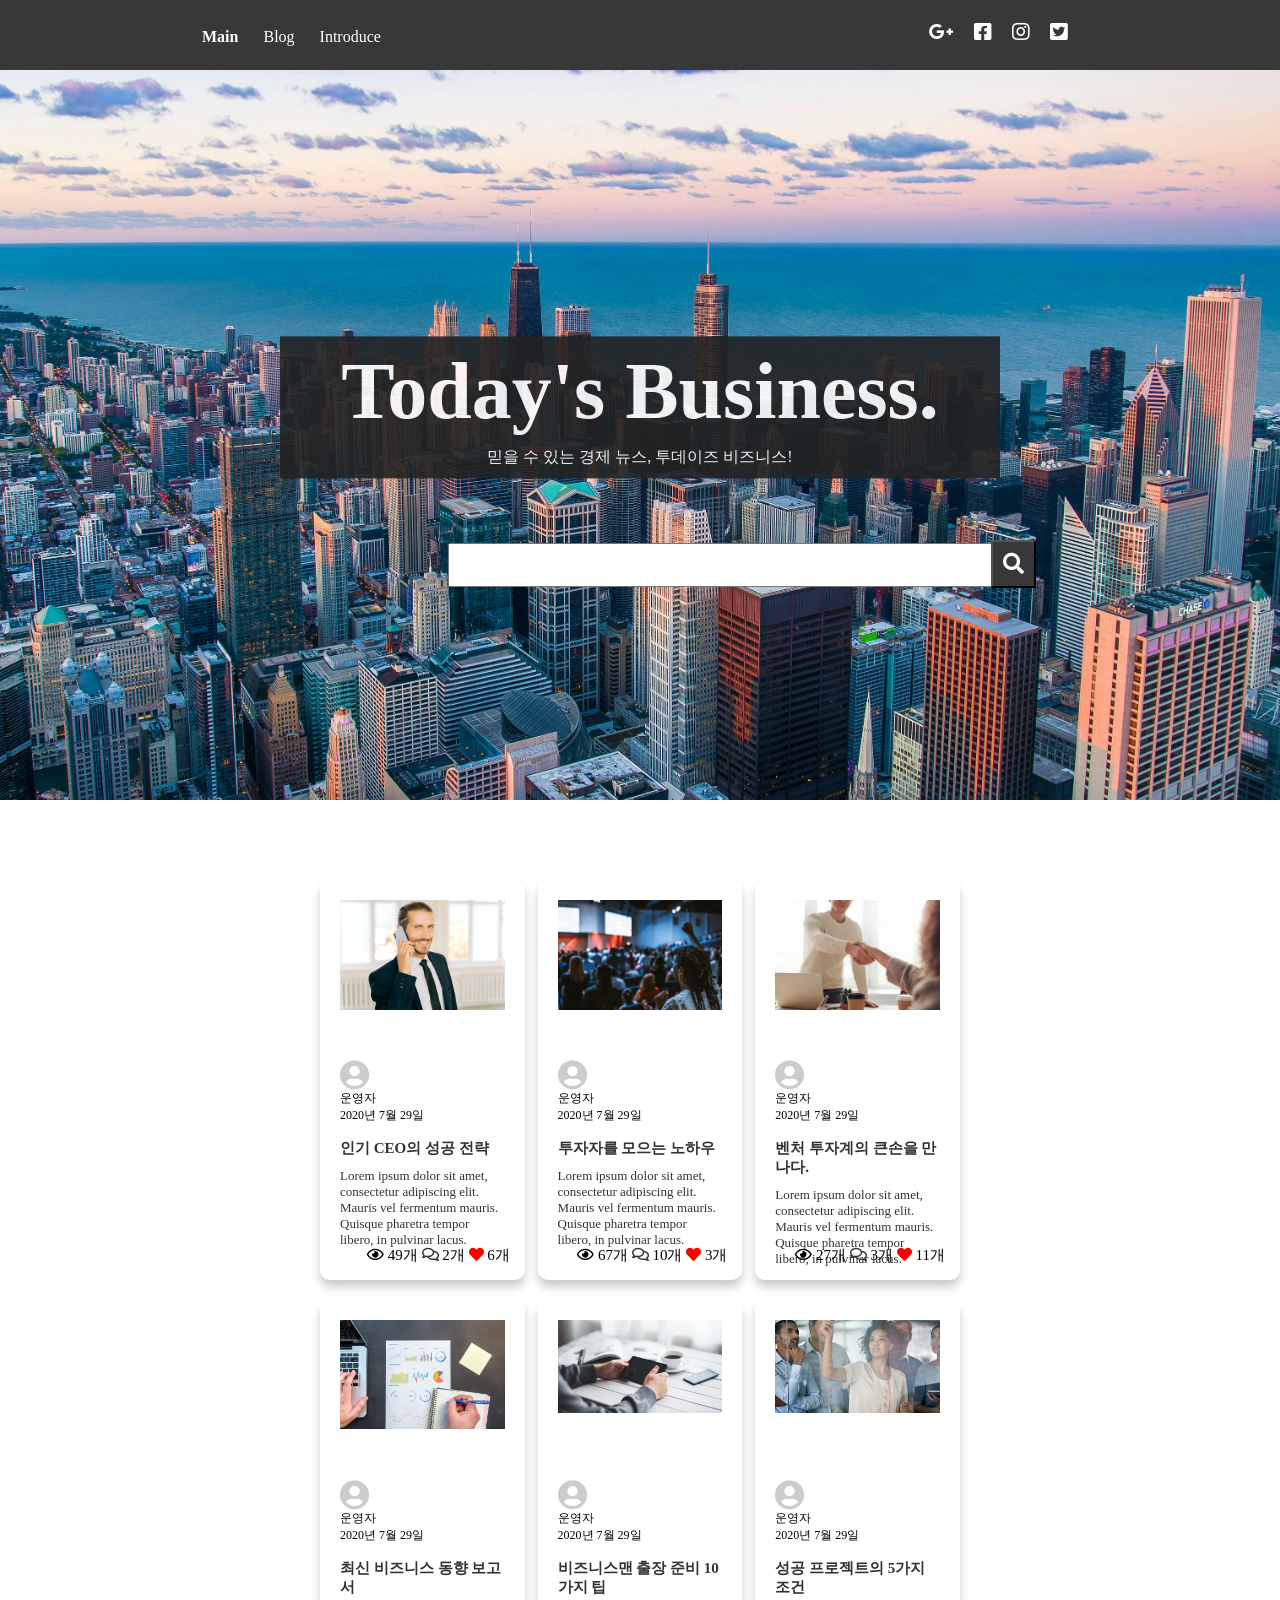
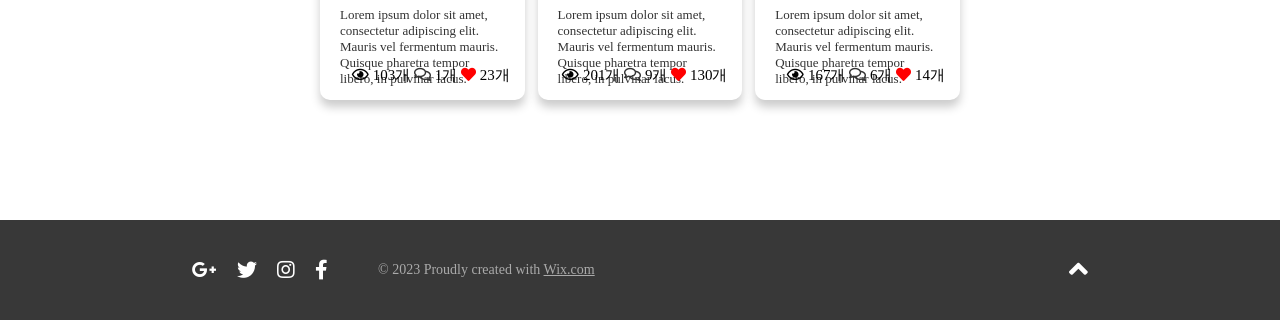
<file: 1차 프로젝트/3조/index.html>
<!DOCTYPE html>
<html lang="en">

<head>
    <meta charset="UTF-8">
    <meta http-equiv="X-UA-Compatible" content="IE=edge">
    <meta name="viewport" content="width=device-width, initial-scale=1.0">
    <title>Document</title>

    <!-- fontawesome css: https://fontawesome.com -->
    <link rel="stylesheet" href="https://cdnjs.cloudflare.com/ajax/libs/font-awesome/5.8.2/css/all.min.css">
    <!-- css -->
    <link rel="stylesheet" href="css/main.css">

</head>

<body>
    <div class="wrap">
        <section class="header">
            <header>
                <div class="gtn">
                    <a href="#">Main</a>
                    <a href="index2.html">Blog</a>
                    <a href="index3.html">Introduce</a>
                </div>
                <div class="tbn">
                    <a href="#"><i class="fab fa-google-plus-g"></i></a>
                    <a href="#"><i class="fab fa-facebook-square"></i></a>
                    <a href="#"><i class="fab fa-instagram"></i></a>
                    <a href="#"><i class="fab fa-twitter-square"></i></a>
                </div>

            </header>
        </section>
        <section class="main">
            <div class="title">
                <a href="#">
                    <h1>Today's Business.</h1>
                </a>
                <p>믿을 수 있는 경제 뉴스, 투데이즈 비즈니스!</p>
            </div>
            <form action="#">
                <input type="text">
                <button type="submit"><i class="fas fa-search"></i></button>
            </form>
        </section>

        <section class="article clearfix">
            <div class="one">
                <div class="img-box">
                    <a href="#"><img src="img/sub1.jpg" alt=""></a>
                </div>
                <div class="user">
                    <i class="fas fa-user-circle"></i>
                    <div class="admin clearfix">
                        <p>운영자</p>
                        <p>2020년 7월 29일</p>
                    </div>
                </div>
                <div class="contents">
                    <a href="#">
                        <p>인기 CEO의 성공 전략</p>
                        <p>Lorem ipsum dolor sit amet, consectetur adipiscing elit. Mauris vel fermentum mauris. Quisque pharetra tempor libero, in pulvinar lacus.</p>
                    </a>
                </div>
                <div class="sub">
                    <i class="far fa-eye"></i>
                    <span>49개</span>
                    <a href="#"><i class="far fa-comments"></i></a>
                    <span>2개</span>                    
                    <a href="#"><i class="fas fa-heart"></i></a>
                    <span>6개</span>
                </div>
            </div>
            <div class="one">
                <div class="img-box">
                    <a href="#"><img src="img/sub2.jpg" alt=""></a>
                </div>
                <div class="user">
                    <i class="fas fa-user-circle"></i>
                    <div class="admin clearfix">
                        <p>운영자</p>
                        <p>2020년 7월 29일</p>
                    </div>
                </div>
                <div class="contents">
                    <a href="#">
                        <p>투자자를 모으는 노하우</p>
                        <p>Lorem ipsum dolor sit amet, consectetur adipiscing elit. Mauris vel fermentum mauris. Quisque pharetra tempor libero, in pulvinar lacus.</p>
                    </a>
                </div>
                <div class="sub">
                    <i class="far fa-eye"></i>
                    <span>67개</span>
                    <a href="#"><i class="far fa-comments"></i></a>
                    <span>10개</span>                    
                    <a href="#"><i class="fas fa-heart"></i></a>
                    <span>3개</span>
                </div>
            </div>
            <div class="one">
                <div class="img-box">
                    <a href="#"><img src="img/sub3.jpg" alt=""></a>
                </div>
                <div class="user">
                    <i class="fas fa-user-circle"></i>
                    <div class="admin clearfix">
                        <p>운영자</p>
                        <p>2020년 7월 29일</p>
                    </div>
                </div>
                <div class="contents">
                    <a href="#">
                        <p>벤처 투자계의 큰손을 만나다.</p>
                        <p>Lorem ipsum dolor sit amet, consectetur adipiscing elit. Mauris vel fermentum mauris. Quisque pharetra tempor libero, in pulvinar lacus.</p>
                    </a>
                </div>
                <div class="sub">
                    <i class="far fa-eye"></i>
                    <span>27개</span>
                    <a href="#"><i class="far fa-comments"></i></a>
                    <span>3개</span>                    
                    <a href="#"><i class="fas fa-heart"></i></a>
                    <span>11개</span>
                </div>
            </div>
            <div class="one">
                <div class="img-box">
                    <a href="#"><img src="img/sub4.jpg" alt=""></a>
                </div>
                <div class="user">
                    <i class="fas fa-user-circle"></i>
                    <div class="admin clearfix">
                        <p>운영자</p>
                        <p>2020년 7월 29일</p>
                    </div>
                </div>
                <div class="contents">
                    <a href="#">
                        <p>최신 비즈니스 동향 보고서</p>
                        <p>Lorem ipsum dolor sit amet, consectetur adipiscing elit. Mauris vel fermentum mauris. Quisque pharetra tempor libero, in pulvinar lacus.</p>
                    </a>
                </div>
                <div class="sub">
                    <i class="far fa-eye"></i>
                    <span>103개</span>
                    <a href="#"><i class="far fa-comments"></i></a>
                    <span>1개</span>                    
                    <a href="#"><i class="fas fa-heart"></i></a>
                    <span>23개</span>
                </div>
            </div>
            <div class="one">
                <div class="img-box">
                    <a href="#"><img src="img/sub5.jpg" alt=""></a>
                </div>
                <div class="user">
                    <i class="fas fa-user-circle"></i>
                    <div class="admin clearfix">
                        <p>운영자</p>
                        <p>2020년 7월 29일</p>
                    </div>
                </div>
                <div class="contents">
                    <a href="#">
                        <p>비즈니스맨 출장 준비 10가지 팁</p>
                        <p>Lorem ipsum dolor sit amet, consectetur adipiscing elit. Mauris vel fermentum mauris. Quisque pharetra tempor libero, in pulvinar lacus.</p>
                    </a>
                </div>
                <div class="sub">
                    <i class="far fa-eye"></i>
                    <span>201개</span>
                    <a href="#"><i class="far fa-comments"></i></a>
                    <span>9개</span>                    
                    <a href="#"><i class="fas fa-heart"></i></a>
                    <span>130개</span>
                </div>
            </div>
            <div class="one">
                <div class="img-box">
                    <a href="#"><img src="img/sub6.jpg" alt=""></a>
                </div>
                <div class="user">
                    <i class="fas fa-user-circle"></i>
                    <div class="admin clearfix">
                        <p>운영자</p>
                        <p>2020년 7월 29일</p>
                    </div>
                </div>
                <div class="contents">
                    <a href="#">
                        <p>성공 프로젝트의 5가지 조건</p>
                        <p>Lorem ipsum dolor sit amet, consectetur adipiscing elit. Mauris vel fermentum mauris. Quisque pharetra tempor libero, in pulvinar lacus.</p>
                    </a>
                </div>
                <div class="sub">
                    <i class="far fa-eye"></i>
                    <span>167개</span>
                    <a href="#"><i class="far fa-comments"></i></a>
                    <span>6개</span>                    
                    <a href="#"><i class="fas fa-heart"></i></a>
                    <span>14개</span>
                </div>
            </div>
        </section>
        <footer>
            <div class="inner-footer clearfix">
                <ul class="icon">
                    <li><a href="#"><i class="fab fa-google-plus-g"></i></a></li>
                    <li><a href="#"><i class="fab fa-twitter"></i></a></li>
                    <li><a href="#"><i class="fab fa-instagram"></i></a></li>
                    <li><a href="#"><i class="fab fa-facebook-f"></i></a></li>
                </ul>
                <p>© 2023 Proudly created with <a href="#"><span>Wix.com</span></a></p>
                <a href="#"><i class="fas fa-angle-up"></i></a>
            </div>
        </footer>
    </div>
</body>

</html>
</file>
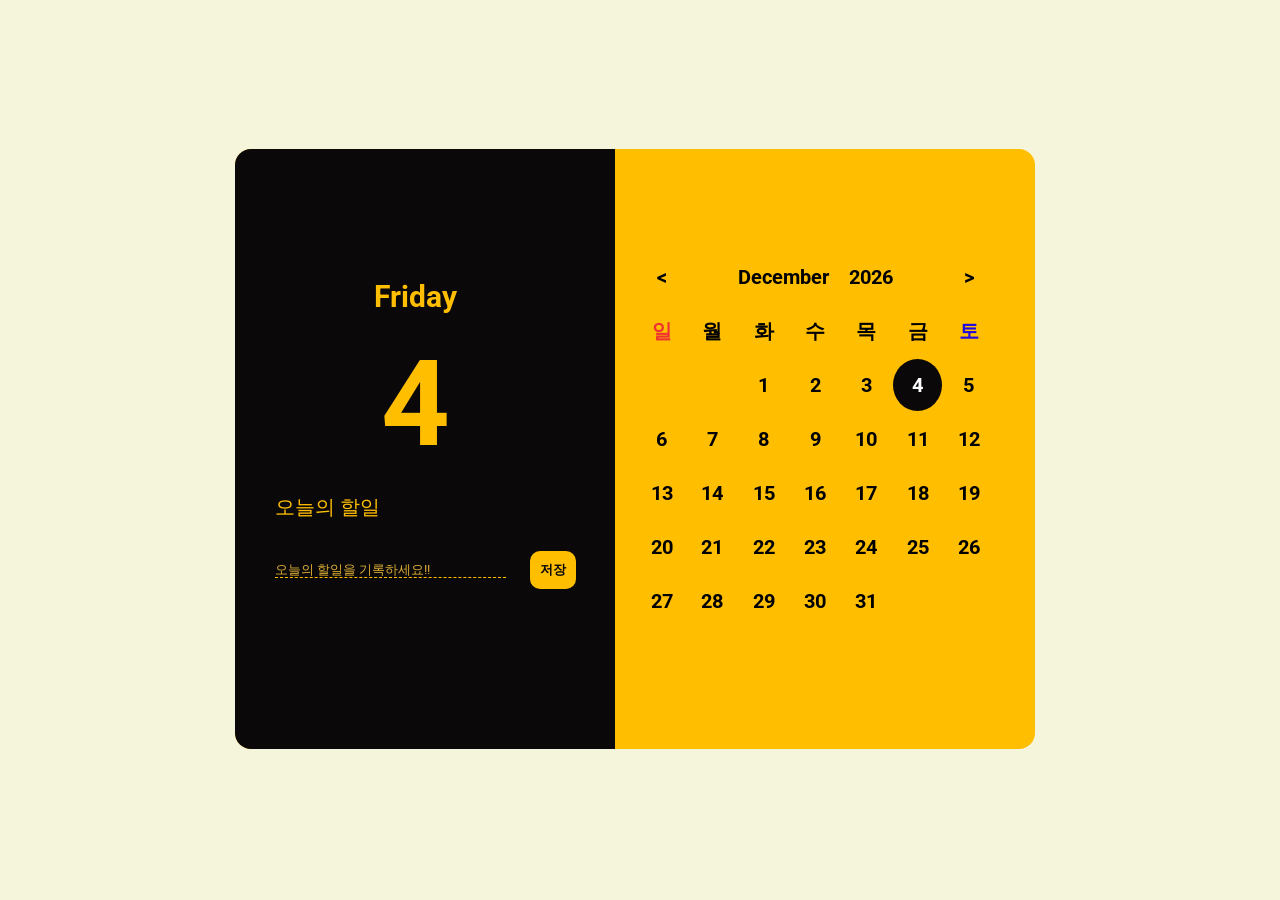
<file: 예시프로젝트/캘린더/index.html>
<!doctype html>
<html lang="ko">
<head>
  <meta charset="UTF-8">
  <meta name="viewport" content="width=device-width">
  <link rel="stylesheet" href="./main.css">
  <link href="https://fonts.googleapis.com/css?family=Roboto&display=swap" rel="stylesheet">
  <title>Calendar</title>
  
</head>
<body>
  <div class="main">
    <div class="content-wrap">
      <div class="content-left">
        <div class="main-wrap">
          <div id="main-day" class="main-day"></div>
          <div id="main-date" class="main-date"></div>
        </div>
        <div class="todo-wrap">
          <div class="todo-title">오늘의 할일</div>
          <div class="input-wrap">
            <input type="text" placeholder="오늘의 할일을 기록하세요!!" id="input-box" class="input-box">
            <button type="button" id="input-data" class="input-data">저장</button>
            <div id="input-list" class="input-list"></div>
          </div>
        </div>
      </div>
      <div class="content-right">
        <table id="calendar" align="center">
          <thead>
            <tr class="btn-wrap clearfix">
              <td>
                <label id="prev">
                    &#60;
                </label>
              </td>
              <td align="center" id="current-year-month" colspan="5"></td>
              <td>
                <label id="next">
                    &#62;
                </label>
              </td>
            </tr>
            <tr>
                <td class = "sun" align="center">일</td>
                <td align="center">월</td>
                <td align="center">화</td>
                <td align="center">수</td>
                <td align="center">목</td>
                <td align="center">금</td>
                <td class= "sat" align="center">토</td>
              </tr>
          </thead>
          <tbody id="calendar-body" class="calendar-body"></tbody>
        </table>
      </div>
    </div>
  </div>
  <script src="./calendar_todo_1.js"></script>
  <script src="./calendar_todo_2.js"></script>
  <script src="./calendar_todo_3.js"></script>
  <script src="./calendar_todo_4.js"></script>
</body>
</html>
</file>
<file: 1차 프로젝트/3조/css/main.css>
/* common */
* {
  margin: 0 auto;
  padding: 0;
}
li {
  list-style: none;
}
a {
  text-decoration: none;
  color: #333;
}

.clearfix::after {
  content: "";
  display: block;
  clear: both;
}

/* header */
.header {
  background: #383838;
  width: 100%;
  height: 70px;
  line-height: 70px;
  font-size: 20px;
  position: fixed;
  top: 0;
  z-index: 11;
}
.header header {
  width: 70%;
}
.header .gtn {
  float: left;
}
.header .gtn a {
  padding: 0 10px;
  color: #fff;
  font-size: 16px;
}
.header .gtn a:first-child {
  color: #fff;
  font-weight: 700;
}
.header .gtn a:hover {
  color: #ccc;
}
.header .tbn {
  float: right;
}
.header .tbn a {
  display: block;
  float: left;
  font-size: 20px;
  margin-right: 20px;
  line-height: 65px;
  color: #fff;
  transition: 0.3s;
}
.header .tbn a:hover {
  transform: scale(1.5);
}

/* main */
section.main {
  background: url(../img/main.jpg) no-repeat center 70px / cover;
  background-attachment: fixed;
  height: 800px;
}
section.main .title {
  width: 700px;
  background: #222;
  text-align: center;
  color: #fff;
  padding: 10px;
  opacity: 0.9;

  position: absolute;
  left: 50%;
  top: 50%;
  transform: translate(-50%, -80%);
  transition: 0.4s;
}
section.main .title:hover {
  background: #ccc;
  color: #383838;
}
section.main .title:hover a h1 {
  color: #383838;
}
section.main .title h1 {
  font-size: 80px;
  margin-bottom: 10px;
  color: #fff;
}
section.main form {
  position: absolute;
  z-index: 10;
  top: 60%;
  left: 35%;
}
section.main form input {
  width: 500px;
  height: 40px;
  font-size: 1.2rem;
  padding: 0 20px;
  font-weight: 700;
}
section.main form button {
  margin-left: -5px;
  padding: 10px;
  /* border-radius: 10px; */
  /* border: 1px solid #fff; */
  background: #383838;
  color: #fff;
  cursor: pointer;
  font-size: 21px;
}

/* article */
section.article {
  /* background: orange; */
  /* border: 1px solid #000;
    box-sizing: border-box; */
  width: 50%;
  margin-top: 80px;
  margin-bottom: 100px;
}
section.article .one {
  width: 32%;
  height: 400px;
  position: relative;
  /* border: 1px solid #ddd; */
  box-sizing: border-box;
  float: left;
  margin-right: 2%;
  margin-bottom: 20px;
  padding: 20px;
  border-radius: 10px;
  box-shadow: 0px 7px 10px #ccc;
  transition: 0.4s;
}

section.article .one .user {
  margin-top: 15px;
  margin-bottom: 15px;
}
section.article .one .user i {
  float: left;
  font-size: 30px;
  margin-right: 10px;
  color: #ccc;
}
section.article .one .user .admin {
  font-size: 12px;
}
section.article .one .user .admin p {
  float: left;
  width: 85%;
}
section.article .one .img-box {
  height: 145px;
  overflow: hidden;
}
section.article .one .img-box img {
  width: 100%;
}
section.article .one:hover {
  transform: scale(0.95);
}

section.article .one:nth-child(3n) {
  margin-right: 0;
}

section.article .one .sub {
  position: absolute;
  bottom: 15px;
  right: 15px;
  font-size: 15px;
}
section.article .one .sub i.fa-heart {
  color: red;
}
section.article .one .contents a {
  font-size: 13px;
}
section.article .one .contents a:hover {
  color: rgb(91, 148, 255);
}
section.article .one .contents a p:first-child {
  font-size: 15px;
  margin-bottom: 10px;
  font-weight: 700;
}

/* footer */
footer {
  width: 100%;
  height: 100px;
  background: #383838;
  color: #aaa;
  line-height: 100px;
}
footer .inner-footer {
  width: 70%;
  /* background: orange; */
}
footer .inner-footer ul.icon {
  float: left;
  font-size: 20px;
  /* background: skyblue; */
}
footer .inner-footer ul.icon li {
  float: left;
  margin-right: 20px;
}
footer .inner-footer ul.icon li a {
  color: #fff;
}
footer .inner-footer p {
  float: left;
  font-size: 14px;
  margin-left: 30px;
}
footer .inner-footer > a {
  float: right;
  font-size: 30px;
  /* border: 1px solid #fff; */
  color: #fff;
  transition: 0.4s;
}
footer .inner-footer > a:hover {
  color: #aaa;
  transform: scale(1.5);
}
footer .inner-footer p span {
  text-decoration: underline;
  color: #aaa;
}
</file>
<file: 예시프로젝트/캘린더/main.css>
html, body{
    background-color: #f5f5dc;
    font-family: 'Roboto', sans-serif;
  }
  .main{
    width: 100%;
    display: block;
    background: #f5f5dc;
  }
  .content-wrap{
    width: 100%;
    margin:0 auto;
    border: 4px solid #f5f5dc; 
    border-radius: 20px;
    overflow: hidden;
    background: #ffbe00;
  }
  .content-left{
    background: #0b0809;
    color:#ffbe00;
    float: left;
    width: 100%;
    padding: 30px;
  }
  .main-wrap{
    text-align: center;
    padding: 20px 0 0 0;
  }
  .main-day{
    font-size: 30px;
    font-weight: bold;
  }
  .main-date{
    font-size: 120px;
    font-weight: bold;
    margin: 20px 0;
  }
  .todo-wrap{
    padding: 0 0 0 40px;
  }
  .todo-title{
    font-size: 20px;
    font-weight: 100;
    margin: 0 0 10px 0;
  }
  .input-box{
    width: 50%;
    margin-right: 20px;
    height: auto; 
    background: #0b0809;
    color: #ffbe00;
    line-height : normal;
    padding: .8em .5em 0 0; 
    font-family: inherit;
    border: 0; 
    border-bottom: 1px dashed #ffbe00;; 
    border-radius: 0; 
    outline-style: none; 
    -webkit-appearance: none; 
    -moz-appearance: none; 
    appearance: none;
  }

  .input-box::placeholder {
    color: #ddaf35;
  }

  .input-data{
    cursor: pointer;
    font-size: 10px;
    padding: 10px;
    margin: 10px 0 10px 0;
    background: #ffbe00;
    border: none;
    color: #0b0809;
    border-radius: 10px;
  }
  .input-data:hover{
    background: #ffffff;
    color: #0b0809;
  }
  .input-list > div{
    font-size: 10px;
    width: 60%;
    float: left;
    color: #ffbe00;
  }
  .input-list > .checked{
    color: #FFFFFF;
    text-decoration:line-through
  }
  .del-data{
    display: block;
    color: #ffbe00;
    float: left;
    width: 10%;
    cursor: pointer;
    font-size: 10px;
    padding: 10px;
    background: #0b0809;
    border: none;
    border-radius: 10px;
  }
  .content-right{
    float: left;
    width: 90%;
    padding: 10px;
  }
  .sun{
    color:#ef3333;
  }
  .sat{
    color:#2107e0;
  }
  .content-right table tr td{
    width: 40px;
    height: 40px;
    text-align: center;
    font-size: 20px;
    font-weight: bold;
  }
  .active{
    background: #0b0809;
    border-radius: 50%;
    color: #ffffff;
  }
  
  @media(min-width: 850px){

    .main{
      display: flex;
      align-items: center;
      justify-content:  center;
      width: 98vw;
      height: 98vh;
      background: #f5f5dc;
    }
    .content-wrap{
      width: 800px;
      height: 600px;
      margin:0 auto;
      border: 4px solid #f5f5dc; 
      border-radius: 20px;
      overflow: hidden;
      background: #ffbe00;
    }
    .content-left{
      background: #0b0809;
      color:#ffbe00;
      float: left;
      width: 360px;
      height: 600px;
      padding: 90px 20px 20px 0;
    }
    .main-wrap{
      text-align: center;
      margin: 20px 0 0 0;
    }
    .main-day{
      font-size: 30px;
      font-weight: bold;
    }
    .main-date{
      font-size: 120px;
      font-weight: bold;
      margin: 20px 0;
    }
    .todo-wrap{
      padding: 0 0 0 40px;
    }
    .todo-title{
      font-size: 20px;
      font-weight: 400;
      margin: 0 0 10px 0;
    }
    .input-box{
      width: 70%;
      height: auto; 
      background: #0b0809;
      color: #ffbe00;
      line-height : normal;
      padding: .8em .5em 0 0; 
      font-family: inherit;
      border: 0; 
      border-bottom: 1px dashed #ffbe00;; 
      border-radius: 0; 
      outline-style: none; 
      -webkit-appearance: none; 
      -moz-appearance: none; 
      appearance: none;
    }

    .input-box::placeholder {
      color: #ddaf35;
    }
    
    .input-data{
      cursor: pointer;
      font-size: 13px;
      font-weight: 700;
      padding: 10px;
      margin: 20px 0 30px 0;
      background: #ffbe00;
      border: none;
      color: #0b0809;
      border-radius: 10px;
    }
    .input-data:hover{
      background: #ffffff;
      color: #0b0809;
    }
    .input-list > div{
      font-size: 10px;
      width: 60%;
      float: left;
      color: #ffbe00;
    }
    .del-data{
      display: block;
      color: #ffbe00;
      float: left;
      width: 10%;
      cursor: pointer;
      font-size: 10px;
      padding: 10px;
      background: #0b0809;
      border: none;
      border-radius: 10px;
    }
    .content-right{
      float: left;
      width: 360px;
      height: 600px;
      padding: 100px 20px 20px 20px;
    }
    .sun{
      color:#ef3333;
    }
    .sat{
      color:#2107e0;
    }
    .content-right table tr td{
      width: 50px;
      height: 50px;
      text-align: center;
      font-size: 20px;
      font-weight: bold;
    }
    .active{
      background: #0b0809;
      border-radius: 50%;
      color: #ffffff;
    }
  }
</file>
